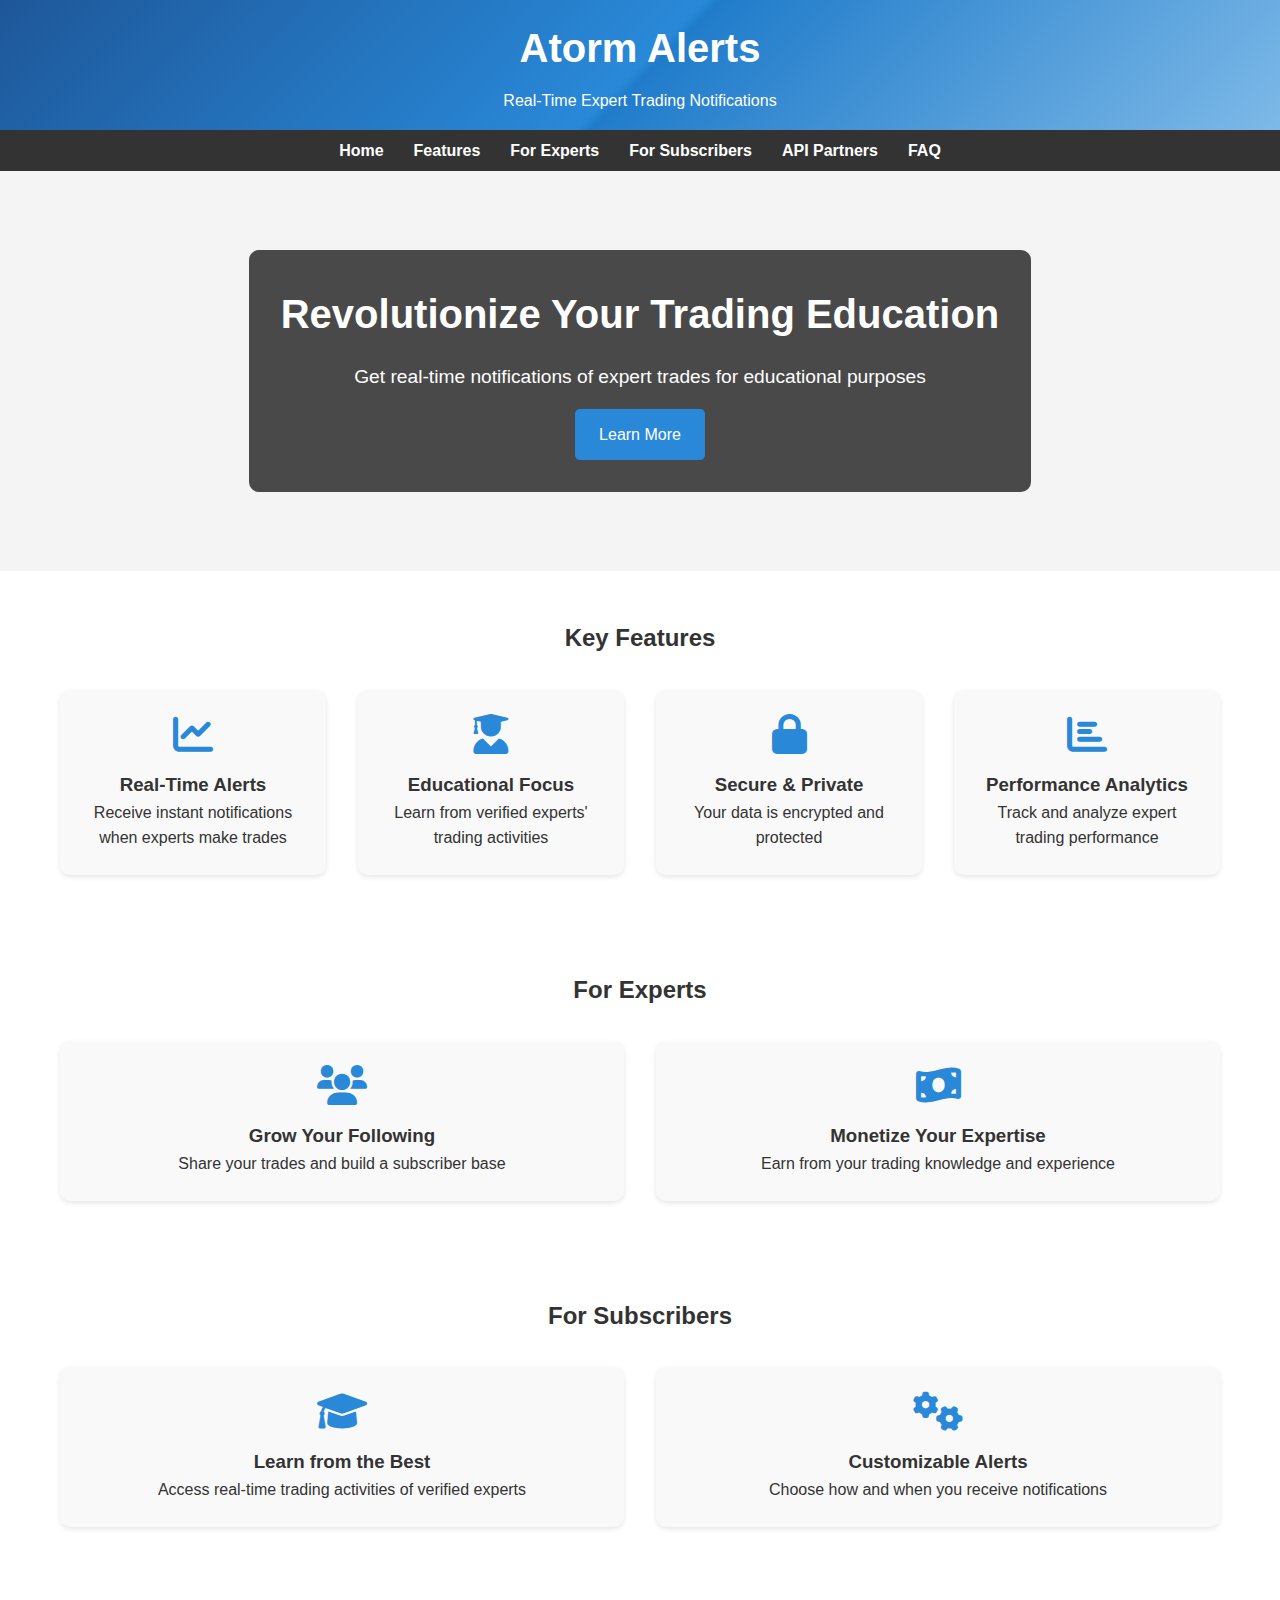
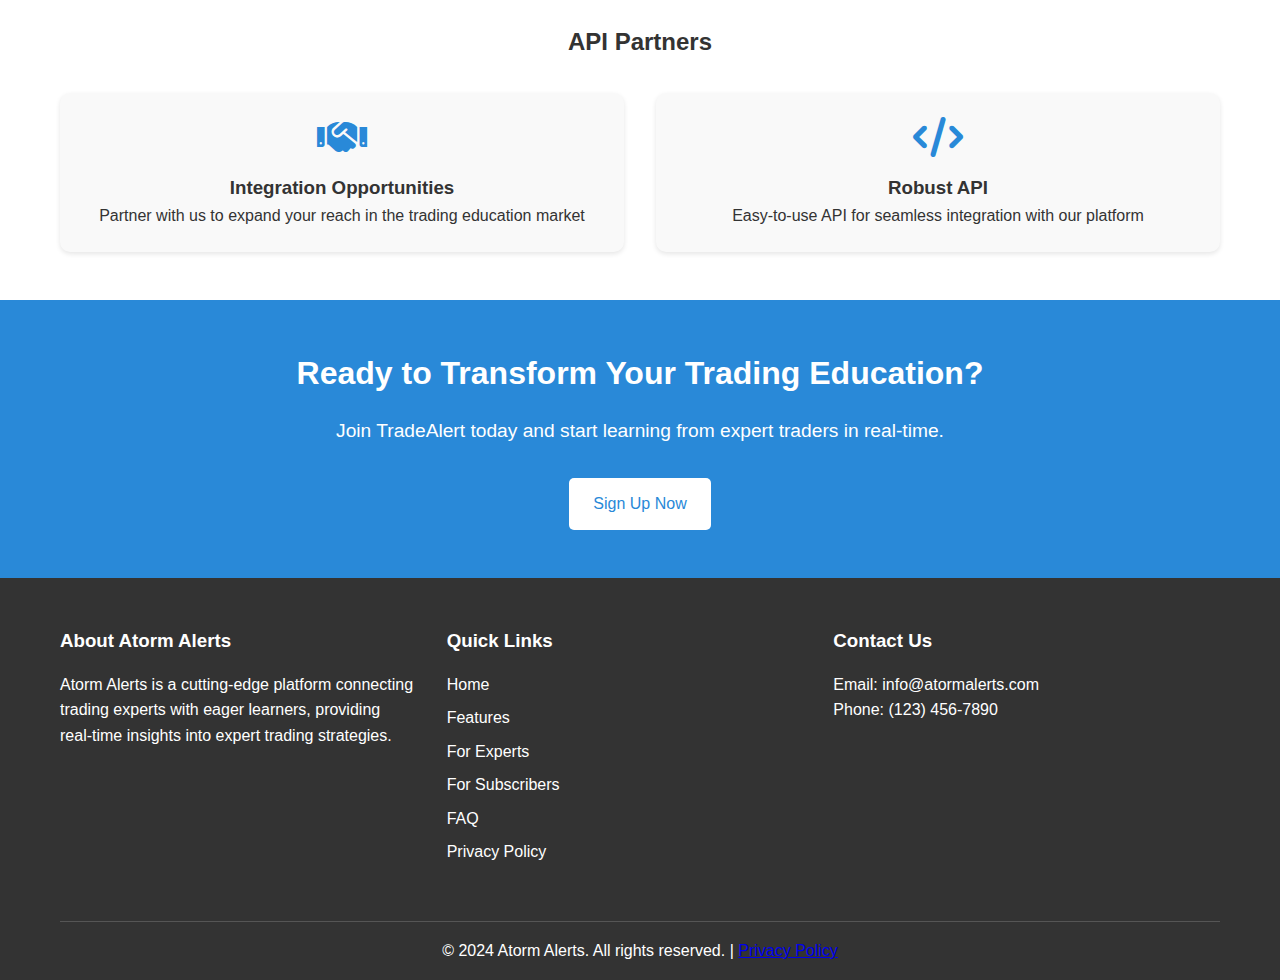
<file: index.html>
<!DOCTYPE html>
<html lang="en">
<head>
    <meta charset="UTF-8">
    <meta name="viewport" content="width=device-width, initial-scale=1.0">
    <title>Atorm Alerts - Real-Time Expert Trading Notifications</title>
    <link rel="stylesheet" href="styles.css">
    <link rel="stylesheet" href="https://cdnjs.cloudflare.com/ajax/libs/font-awesome/6.0.0-beta3/css/all.min.css">
</head>
<body>
    <header>
        <div class="container">
            <h1>Atorm Alerts</h1>
            <p>Real-Time Expert Trading Notifications</p>
        </div>
    </header>

    <nav>
        <div class="container">
            <ul>
                <li><a href="#home">Home</a></li>
                <li><a href="#features">Features</a></li>
                <li><a href="#experts">For Experts</a></li>
                <li><a href="#subscribers">For Subscribers</a></li>
                <li><a href="#partners">API Partners</a></li>
                <li><a href="faq.html">FAQ</a></li>
            </ul>
        </div>
    </nav>
    <section class="hero" id="home">
        <div class="container">
            <div class="hero-content">
                <h2>Revolutionize Your Trading Education</h2>
                <p>Get real-time notifications of expert trades for educational purposes</p>
                <a href="#" class="btn">Learn More</a>
            </div>
        </div>
    </section>

    <section class="features" id="features">
        <div class="container">
            <h2>Key Features</h2>
            <div class="feature-grid">
                <div class="feature">
                    <i class="fas fa-chart-line"></i>
                    <h3>Real-Time Alerts</h3>
                    <p>Receive instant notifications when experts make trades</p>
                </div>
                <div class="feature">
                    <i class="fas fa-user-graduate"></i>
                    <h3>Educational Focus</h3>
                    <p>Learn from verified experts' trading activities</p>
                </div>
                <div class="feature">
                    <i class="fas fa-lock"></i>
                    <h3>Secure & Private</h3>
                    <p>Your data is encrypted and protected</p>
                </div>
                <div class="feature">
                    <i class="fas fa-chart-bar"></i>
                    <h3>Performance Analytics</h3>
                    <p>Track and analyze expert trading performance</p>
                </div>
            </div>
        </div>
    </section>

    <section class="features" id="experts">
        <div class="container">
            <h2>For Experts</h2>
            <div class="feature-grid">
                <div class="feature">
                    <i class="fas fa-users"></i>
                    <h3>Grow Your Following</h3>
                    <p>Share your trades and build a subscriber base</p>
                </div>
                <div class="feature">
                    <i class="fas fa-money-bill-wave"></i>
                    <h3>Monetize Your Expertise</h3>
                    <p>Earn from your trading knowledge and experience</p>
                </div>
            </div>
        </div>
    </section>

    <section class="features" id="subscribers">
        <div class="container">
            <h2>For Subscribers</h2>
            <div class="feature-grid">
                <div class="feature">
                    <i class="fas fa-graduation-cap"></i>
                    <h3>Learn from the Best</h3>
                    <p>Access real-time trading activities of verified experts</p>
                </div>
                <div class="feature">
                    <i class="fas fa-cogs"></i>
                    <h3>Customizable Alerts</h3>
                    <p>Choose how and when you receive notifications</p>
                </div>
            </div>
        </div>
    </section>

    <section class="features" id="partners">
        <div class="container">
            <h2>API Partners</h2>
            <div class="feature-grid">
                <div class="feature">
                    <i class="fas fa-handshake"></i>
                    <h3>Integration Opportunities</h3>
                    <p>Partner with us to expand your reach in the trading education market</p>
                </div>
                <div class="feature">
                    <i class="fas fa-code"></i>
                    <h3>Robust API</h3>
                    <p>Easy-to-use API for seamless integration with our platform</p>
                </div>
            </div>
        </div>
    </section>

    <section class="cta">
        <div class="container">
            <h2>Ready to Transform Your Trading Education?</h2>
            <p>Join TradeAlert today and start learning from expert traders in real-time.</p>
            <a href="#" class="btn">Sign Up Now</a>
        </div>
    </section>

   <footer>
        <div class="container">
            <div class="footer-content">
                <div class="footer-section">
                    <h3>About Atorm Alerts</h3>
                    <p>Atorm Alerts is a cutting-edge platform connecting trading experts with eager learners, providing real-time insights into expert trading strategies.</p>
                </div>
                <div class="footer-section">
                    <h3>Quick Links</h3>
                    <ul>
                        <li><a href="#home">Home</a></li>
                        <li><a href="#features">Features</a></li>
                        <li><a href="#experts">For Experts</a></li>
                        <li><a href="#subscribers">For Subscribers</a></li>
                        <li><a href="faq.html">FAQ</a></li>
                        <li><a href="privacy-policy.html">Privacy Policy</a></li>
                    </ul>
                </div>
                <div class="footer-section">
                    <h3>Contact Us</h3>
                    <p>Email: info@atormalerts.com</p>
                    <p>Phone: (123) 456-7890</p>
                </div>
            </div>
            <div class="footer-bottom">
                <p>&copy; 2024 Atorm Alerts. All rights reserved. | <a href="privacy-policy.html">Privacy Policy</a></p>
            </div>
        </div>
    </footer>
</body>
</html>
</file>
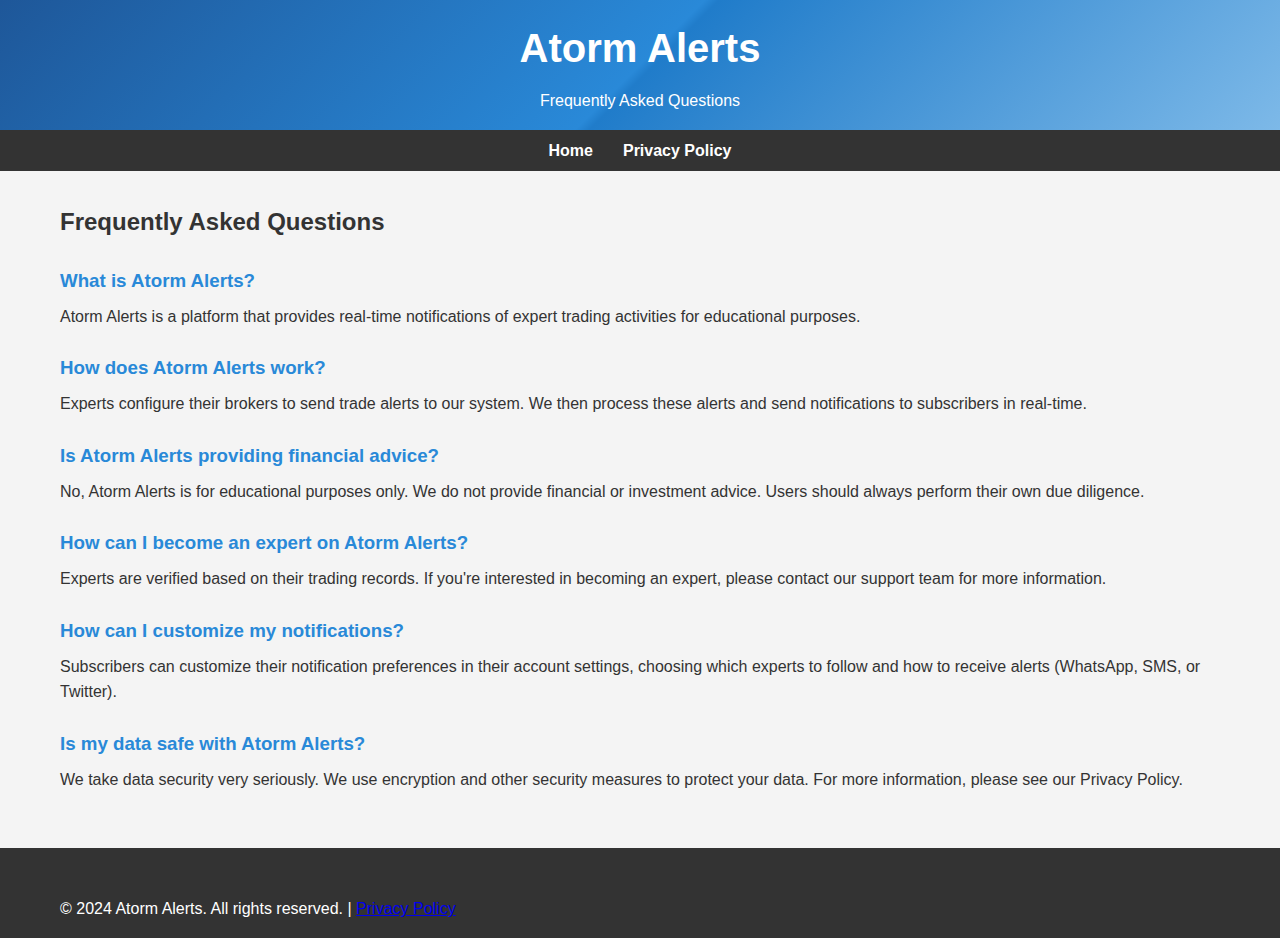
<file: faq.html>
<!DOCTYPE html>
<html lang="en">
<head>
    <meta charset="UTF-8">
    <meta name="viewport" content="width=device-width, initial-scale=1.0">
    <title>Frequently Asked Questions - Atorm Alerts</title>
    <link rel="stylesheet" href="styles.css">
</head>
<body>
    <header>
        <div class="container">
            <h1>Atorm Alerts</h1>
            <p>Frequently Asked Questions</p>
        </div>
    </header>

    <nav>
        <div class="container">
            <ul>
                <li><a href="index.html">Home</a></li>
                <li><a href="privacy-policy.html">Privacy Policy</a></li>
            </ul>
        </div>
    </nav>

    <main class="container">
        <section class="faq-content">
            <h2>Frequently Asked Questions</h2>

            <div class="faq-item">
                <h3>What is Atorm Alerts?</h3>
                <p>Atorm Alerts is a platform that provides real-time notifications of expert trading activities for educational purposes.</p>
            </div>

            <div class="faq-item">
                <h3>How does Atorm Alerts work?</h3>
                <p>Experts configure their brokers to send trade alerts to our system. We then process these alerts and send notifications to subscribers in real-time.</p>
            </div>

            <div class="faq-item">
                <h3>Is Atorm Alerts providing financial advice?</h3>
                <p>No, Atorm Alerts is for educational purposes only. We do not provide financial or investment advice. Users should always perform their own due diligence.</p>
            </div>

            <div class="faq-item">
                <h3>How can I become an expert on Atorm Alerts?</h3>
                <p>Experts are verified based on their trading records. If you're interested in becoming an expert, please contact our support team for more information.</p>
            </div>

            <div class="faq-item">
                <h3>How can I customize my notifications?</h3>
                <p>Subscribers can customize their notification preferences in their account settings, choosing which experts to follow and how to receive alerts (WhatsApp, SMS, or Twitter).</p>
            </div>

            <div class="faq-item">
                <h3>Is my data safe with Atorm Alerts?</h3>
                <p>We take data security very seriously. We use encryption and other security measures to protect your data. For more information, please see our Privacy Policy.</p>
            </div>
        </section>
    </main>

    <footer>
        <div class="container">
            <p>&copy; 2024 Atorm Alerts. All rights reserved. | <a href="privacy-policy.html">Privacy Policy</a></p>
        </div>
    </footer>
</body>
</html>
</file>
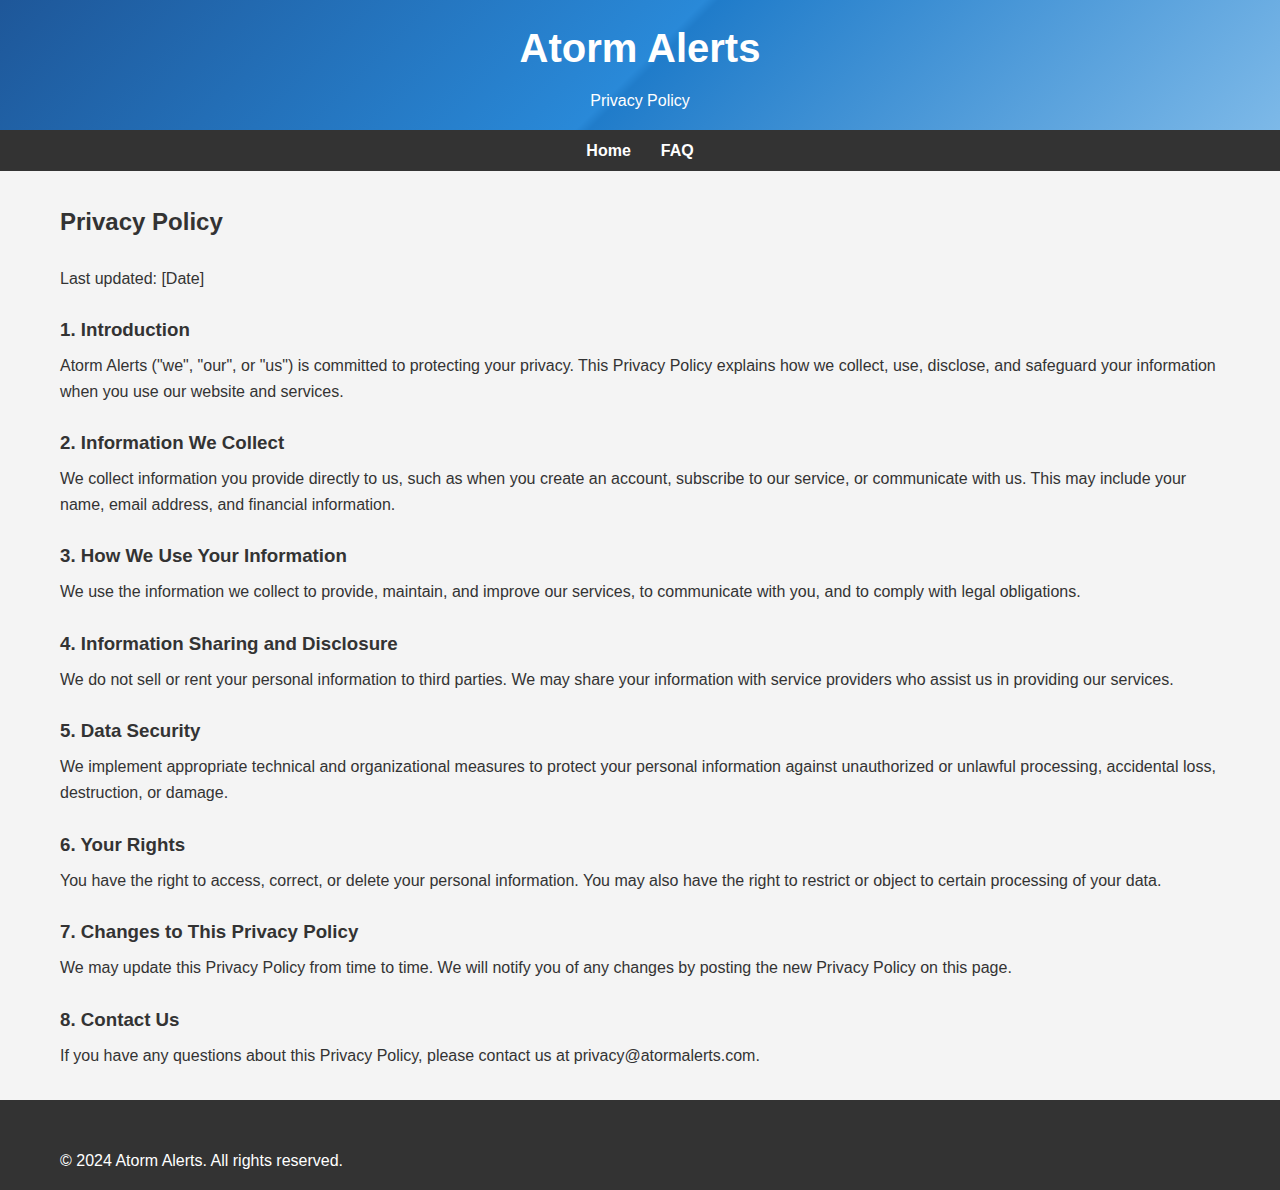
<file: privacy-policy.html>
<!DOCTYPE html>
<html lang="en">
<head>
    <meta charset="UTF-8">
    <meta name="viewport" content="width=device-width, initial-scale=1.0">
    <title>Privacy Policy - Atorm Alerts</title>
    <link rel="stylesheet" href="styles.css">
</head>
<body>
    <header>
        <div class="container">
            <h1>Atorm Alerts</h1>
            <p>Privacy Policy</p>
        </div>
    </header>

    <nav>
        <div class="container">
            <ul>
                <li><a href="index.html">Home</a></li>
                <li><a href="faq.html">FAQ</a></li>
            </ul>
        </div>
    </nav>

    <main class="container">
        <section class="policy-content">
            <h2>Privacy Policy</h2>
            <p>Last updated: [Date]</p>

            <h3>1. Introduction</h3>
            <p>Atorm Alerts ("we", "our", or "us") is committed to protecting your privacy. This Privacy Policy explains how we collect, use, disclose, and safeguard your information when you use our website and services.</p>

            <h3>2. Information We Collect</h3>
            <p>We collect information you provide directly to us, such as when you create an account, subscribe to our service, or communicate with us. This may include your name, email address, and financial information.</p>

            <h3>3. How We Use Your Information</h3>
            <p>We use the information we collect to provide, maintain, and improve our services, to communicate with you, and to comply with legal obligations.</p>

            <h3>4. Information Sharing and Disclosure</h3>
            <p>We do not sell or rent your personal information to third parties. We may share your information with service providers who assist us in providing our services.</p>

            <h3>5. Data Security</h3>
            <p>We implement appropriate technical and organizational measures to protect your personal information against unauthorized or unlawful processing, accidental loss, destruction, or damage.</p>

            <h3>6. Your Rights</h3>
            <p>You have the right to access, correct, or delete your personal information. You may also have the right to restrict or object to certain processing of your data.</p>

            <h3>7. Changes to This Privacy Policy</h3>
            <p>We may update this Privacy Policy from time to time. We will notify you of any changes by posting the new Privacy Policy on this page.</p>

            <h3>8. Contact Us</h3>
            <p>If you have any questions about this Privacy Policy, please contact us at privacy@atormalerts.com.</p>
        </section>
    </main>

    <footer>
        <div class="container">
            <p>&copy; 2024 Atorm Alerts. All rights reserved.</p>
        </div>
    </footer>
</body>
</html>
</file>
<file: styles.css>
* {
    margin: 0;
    padding: 0;
    box-sizing: border-box;
}

body {
    font-family: 'Arial', sans-serif;
    line-height: 1.6;
    color: #333;
    background-color: #f4f4f4;
}

.container {
    max-width: 1200px;
    margin: 0 auto;
    padding: 0 20px;
}

header {
    background: linear-gradient(135deg, #1e5799 0%,#2989d8 50%,#207cca 51%,#7db9e8 100%);
    color: #fff;
    padding: 1rem 0;
    text-align: center;
}

header h1 {
    font-size: 2.5rem;
    margin-bottom: 0.5rem;
}

nav {
    background-color: #333;
    color: #fff;
    padding: 0.5rem 0;
}

nav ul {
    list-style-type: none;
    display: flex;
    justify-content: center;
    flex-wrap: wrap;
}

nav ul li {
    margin: 0 15px;
}

nav ul li a {
    color: #fff;
    text-decoration: none;
    font-weight: bold;
}

.hero {
    background: url('https://images.unsplash.com/photo-1611974789855-9c2a0a7236a3?ixlib=rb-1.2.1&auto=format&fit=crop&w=1350&q=80') no-repeat center center/cover;
    height: 400px;
    display: flex;
    align-items: center;
    text-align: center;
}

.hero-content {
    background-color: rgba(0, 0, 0, 0.7);
    padding: 2rem;
    border-radius: 10px;
}

.hero h2 {
    font-size: 2.5rem;
    color: #fff;
    margin-bottom: 1rem;
}

.hero p {
    font-size: 1.2rem;
    color: #fff;
    margin-bottom: 1rem;
}

.btn {
    display: inline-block;
    background-color: #2989d8;
    color: #fff;
    padding: 0.8rem 1.5rem;
    text-decoration: none;
    border-radius: 5px;
    transition: background-color 0.3s ease;
}

.btn:hover {
    background-color: #1e5799;
}

.features {
    padding: 3rem 0;
    background-color: #fff;
}

.features h2 {
    text-align: center;
    margin-bottom: 2rem;
}

.feature-grid {
    display: grid;
    grid-template-columns: repeat(auto-fit, minmax(250px, 1fr));
    gap: 2rem;
}

.feature {
    background-color: #f9f9f9;
    padding: 1.5rem;
    border-radius: 10px;
    box-shadow: 0 2px 5px rgba(0, 0, 0, 0.1);
    text-align: center;
    transition: transform 0.3s ease;
}

.feature:hover {
    transform: translateY(-5px);
}

.feature i {
    font-size: 2.5rem;
    color: #2989d8;
    margin-bottom: 1rem;
}

.cta {
    background-color: #2989d8;
    color: #fff;
    text-align: center;
    padding: 3rem 0;
}

.cta h2 {
    font-size: 2rem;
    margin-bottom: 1rem;
}

.cta p {
    font-size: 1.2rem;
    margin-bottom: 2rem;
}

.cta .btn {
    background-color: #fff;
    color: #2989d8;
}

.cta .btn:hover {
    background-color: #f4f4f4;
}

footer {
    background-color: #333;
    color: #fff;
    padding: 3rem 0 1rem;
}

.footer-content {
    display: flex;
    justify-content: space-between;
    flex-wrap: wrap;
    margin-bottom: 2rem;
}

.footer-section {
    flex: 1;
    margin-right: 2rem;
    margin-bottom: 1rem;
}

.footer-section h3 {
    margin-bottom: 1rem;
}

.footer-section ul {
    list-style-type: none;
}

.footer-section ul li {
    margin-bottom: 0.5rem;
}

.footer-section ul li a {
    color: #fff;
    text-decoration: none;
}

.footer-bottom {
    text-align: center;
    border-top: 1px solid #555;
    padding-top: 1rem;
}

@media (max-width: 768px) {
    .hero h2 {
        font-size: 2rem;
    }

    .hero p {
        font-size: 1rem;
    }

    .feature-grid {
        grid-template-columns: 1fr;
    }

    .footer-content {
        flex-direction: column;
    }

    .footer-section {
        margin-right: 0;
    }
}

@media (max-width: 480px) {
    header h1 {
        font-size: 2rem;
    }

    nav ul {
        flex-direction: column;
        align-items: center;
    }

    nav ul li {
        margin: 0.5rem 0;
    }

    .hero {
        height: 300px;
    }

    .hero h2 {
        font-size: 1.5rem;
    }

    .cta h2 {
        font-size: 1.5rem;
    }

    .cta p {
        font-size: 1rem;
    }
}

/* Styles for Privacy Policy and FAQ pages */
.policy-content, .faq-content {
    padding: 2rem 0;
}

.policy-content h2, .faq-content h2 {
    margin-bottom: 1.5rem;
}

.policy-content h3, .faq-content h3 {
    margin-top: 1.5rem;
    margin-bottom: 0.5rem;
}

.faq-item {
    margin-bottom: 1.5rem;
}

.faq-item h3 {
    color: #2989d8;
}
</file>
